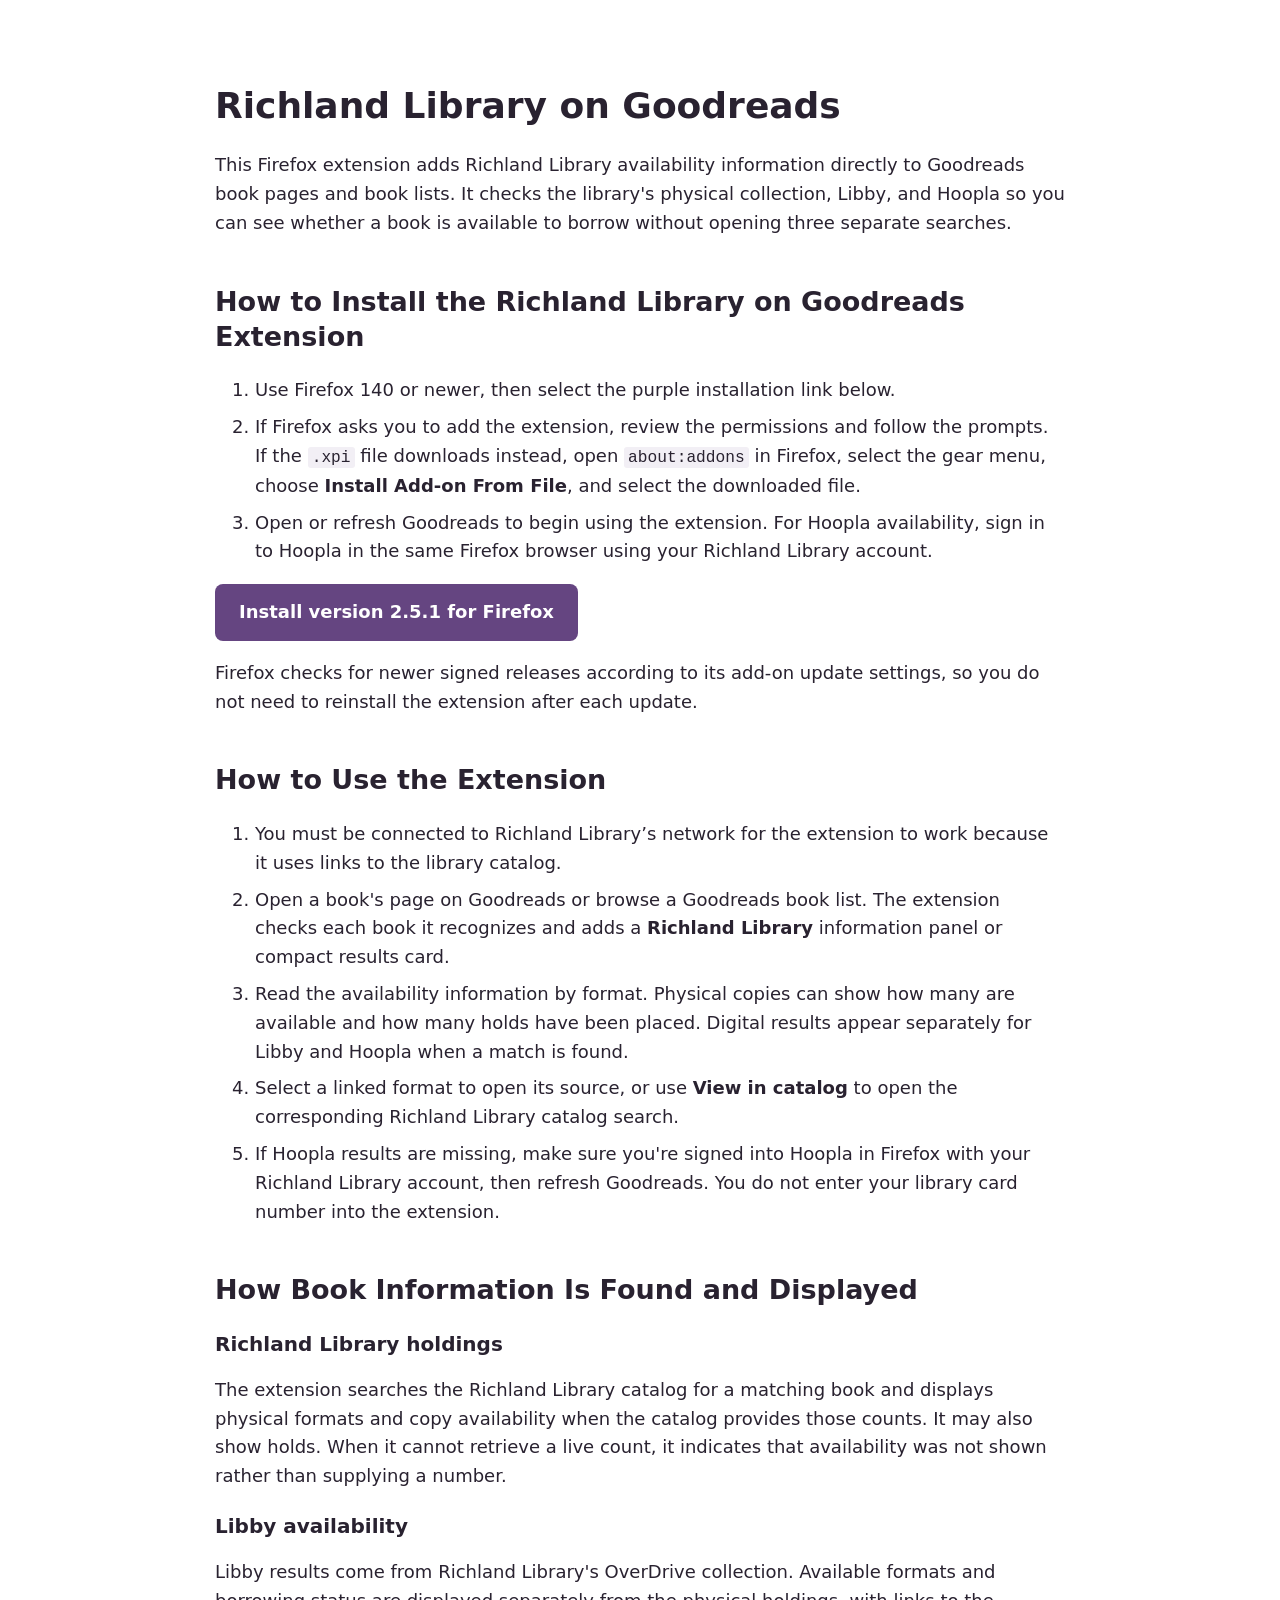
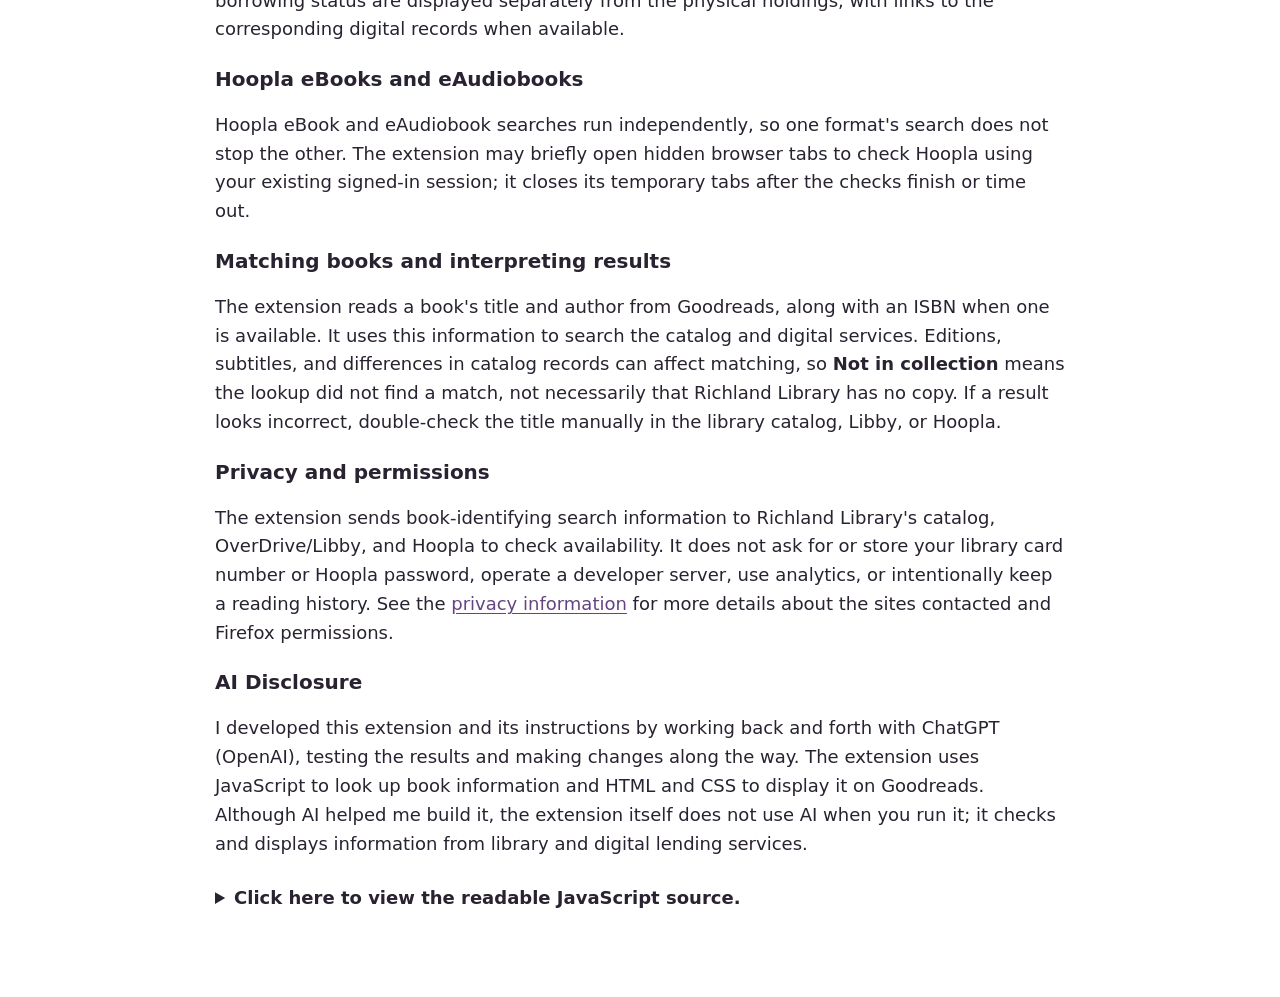
<file: docs/index.html>
<!doctype html>
<html lang="en">
<head>
  <meta charset="utf-8">
  <meta name="viewport" content="width=device-width, initial-scale=1">
  <meta name="description" content="Install Richland Library on Goodreads for Firefox and learn how to check Richland Library, Libby, and Hoopla book availability while browsing Goodreads.">
  <title>Richland Library on Goodreads</title>
  <link rel="stylesheet" href="styles.css">
</head>
<body>
  <a class="skip-link" href="#main-content">Skip to main content</a>
  <main id="main-content">
    <h1>Richland Library on Goodreads</h1>
    <p>This Firefox extension adds Richland Library availability information directly to Goodreads book pages and book lists. It checks the library's physical collection, Libby, and Hoopla so you can see whether a book is available to borrow without opening three separate searches.</p>

    <h2>How to Install the Richland Library on Goodreads Extension</h2>
    <ol>
      <li>Use Firefox 140 or newer, then select the purple installation link below.</li>
      <li>If Firefox asks you to add the extension, review the permissions and follow the prompts. If the <code>.xpi</code> file downloads instead, open <code>about:addons</code> in Firefox, select the gear menu, choose <strong>Install Add-on From File</strong>, and select the downloaded file.</li>
      <li>Open or refresh Goodreads to begin using the extension. For Hoopla availability, sign in to Hoopla in the same Firefox browser using your Richland Library account.</li>
    </ol>
    <p><a class="install-button" href="https://github.com/adelechase/richland-goodreads-firefox/releases/download/v2.5.1/richland-goodreads-firefox-v2.5.1-signed.xpi">Install version 2.5.1 for Firefox</a></p>
    
    <p>Firefox checks for newer signed releases according to its add-on update settings, so you do not need to reinstall the extension after each update.</p>

    <h2>How to Use the Extension</h2>
    <ol>
      <li>You must be connected to Richland Library’s network for the extension to work because it uses links to the library catalog.</li>
      <li>Open a book's page on Goodreads or browse a Goodreads book list. The extension checks each book it recognizes and adds a <strong>Richland Library</strong> information panel or compact results card.</li>
      <li>Read the availability information by format. Physical copies can show how many are available and how many holds have been placed. Digital results appear separately for Libby and Hoopla when a match is found.</li>
      <li>Select a linked format to open its source, or use <strong>View in catalog</strong> to open the corresponding Richland Library catalog search.</li>
      <li>If Hoopla results are missing, make sure you're signed into Hoopla in Firefox with your Richland Library account, then refresh Goodreads. You do not enter your library card number into the extension.</li>
    </ol>

    <h2>How Book Information Is Found and Displayed</h2>
    <h3>Richland Library holdings</h3>
    <p>The extension searches the Richland Library catalog for a matching book and displays physical formats and copy availability when the catalog provides those counts. It may also show holds. When it cannot retrieve a live count, it indicates that availability was not shown rather than supplying a number.</p>

    <h3>Libby availability</h3>
    <p>Libby results come from Richland Library's OverDrive collection. Available formats and borrowing status are displayed separately from the physical holdings, with links to the corresponding digital records when available.</p>

    <h3>Hoopla eBooks and eAudiobooks</h3>
    <p>Hoopla eBook and eAudiobook searches run independently, so one format's search does not stop the other. The extension may briefly open hidden browser tabs to check Hoopla using your existing signed-in session; it closes its temporary tabs after the checks finish or time out.</p>

    <h3>Matching books and interpreting results</h3>
    <p>The extension reads a book's title and author from Goodreads, along with an ISBN when one is available. It uses this information to search the catalog and digital services. Editions, subtitles, and differences in catalog records can affect matching, so <strong>Not in collection</strong> means the lookup did not find a match, not necessarily that Richland Library has no copy. If a result looks incorrect, double-check the title manually in the library catalog, Libby, or Hoopla.</p>

    <h3>Privacy and permissions</h3>
    <p>The extension sends book-identifying search information to Richland Library's catalog, OverDrive/Libby, and Hoopla to check availability. It does not ask for or store your library card number or Hoopla password, operate a developer server, use analytics, or intentionally keep a reading history. See the <a href="privacy.html">privacy information</a> for more details about the sites contacted and Firefox permissions.</p>

    <h3>AI Disclosure</h3>
    <p>I developed this extension and its instructions by working back and forth with ChatGPT (OpenAI), testing the results and making changes along the way. The extension uses JavaScript to look up book information and HTML and CSS to display it on Goodreads. Although AI helped me build it, the extension itself does not use AI when you run it; it checks and displays information from library and digital lending services.</p>

    <details>
      <summary><strong>Click here to view the readable JavaScript source.</strong></summary>
      <p>The code is available in the <a href="https://github.com/adelechase/richland-goodreads-firefox">GitHub repository</a>. The main files are <a href="https://github.com/adelechase/richland-goodreads-firefox/blob/main/content.js">content.js</a> (reading Goodreads pages and displaying results), <a href="https://github.com/adelechase/richland-goodreads-firefox/blob/main/background.js">background.js</a> (library and digital availability lookups), and <a href="https://github.com/adelechase/richland-goodreads-firefox/blob/main/styles.css">styles.css</a> (styling the results inside Goodreads).</p>
    </details>
  </main>
</body>
</html>
</file>
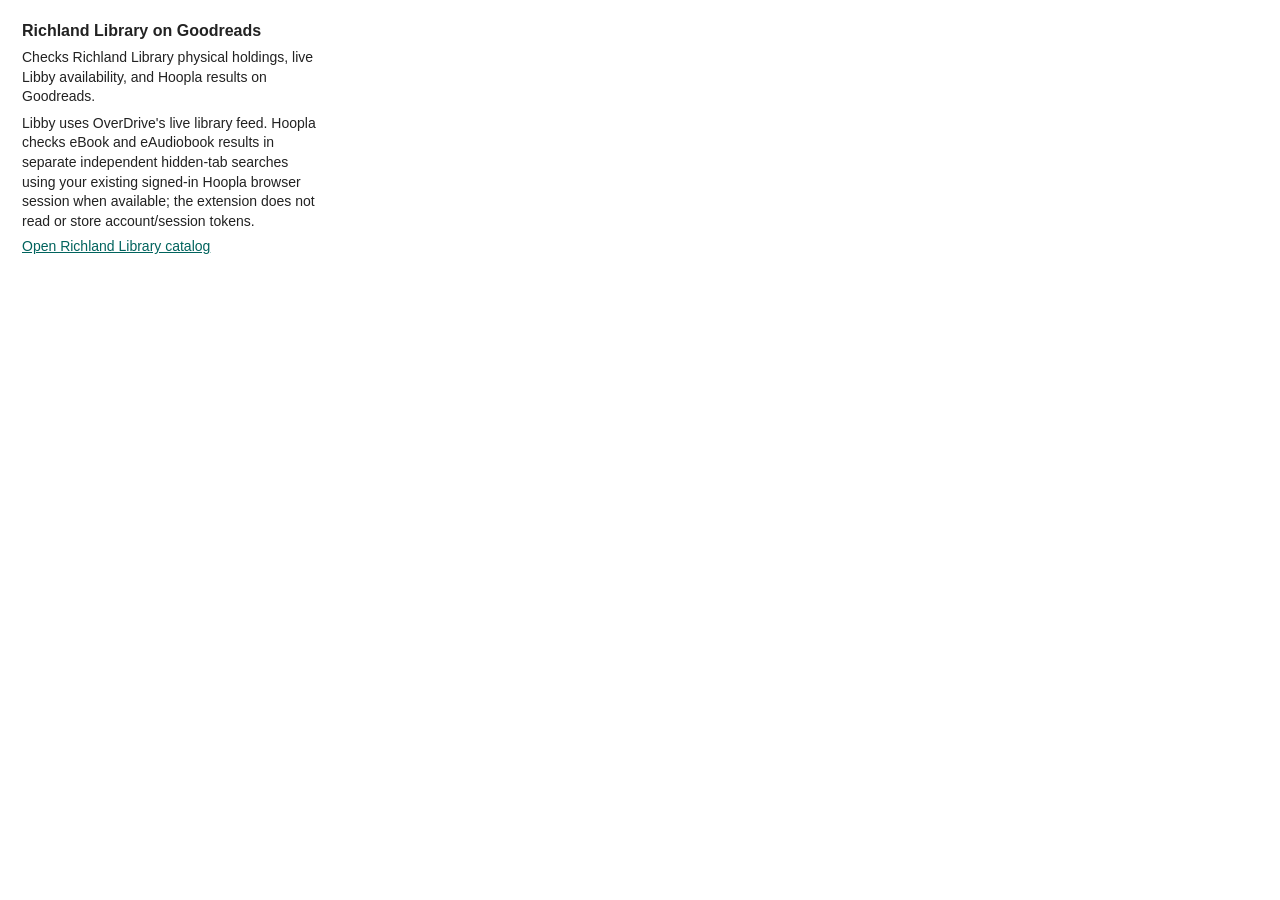
<file: popup.html>
<!doctype html><html><head><meta charset="utf-8"><style>body{font:14px Arial,sans-serif;width:300px;padding:14px;color:#222}h1{font-size:16px;margin:0 0 8px}p{line-height:1.4;margin:7px 0}a{color:#00635d}</style></head><body><h1>Richland Library on Goodreads</h1><p>Checks Richland Library physical holdings, live Libby availability, and Hoopla results on Goodreads.</p><p>Libby uses OverDrive's live library feed. Hoopla checks eBook and eAudiobook results in separate independent hidden-tab searches using your existing signed-in Hoopla browser session when available; the extension does not read or store account/session tokens.</p><a href="https://catalog.richlandlibrary.com/polaris/" target="_blank">Open Richland Library catalog</a></body></html>
</file>
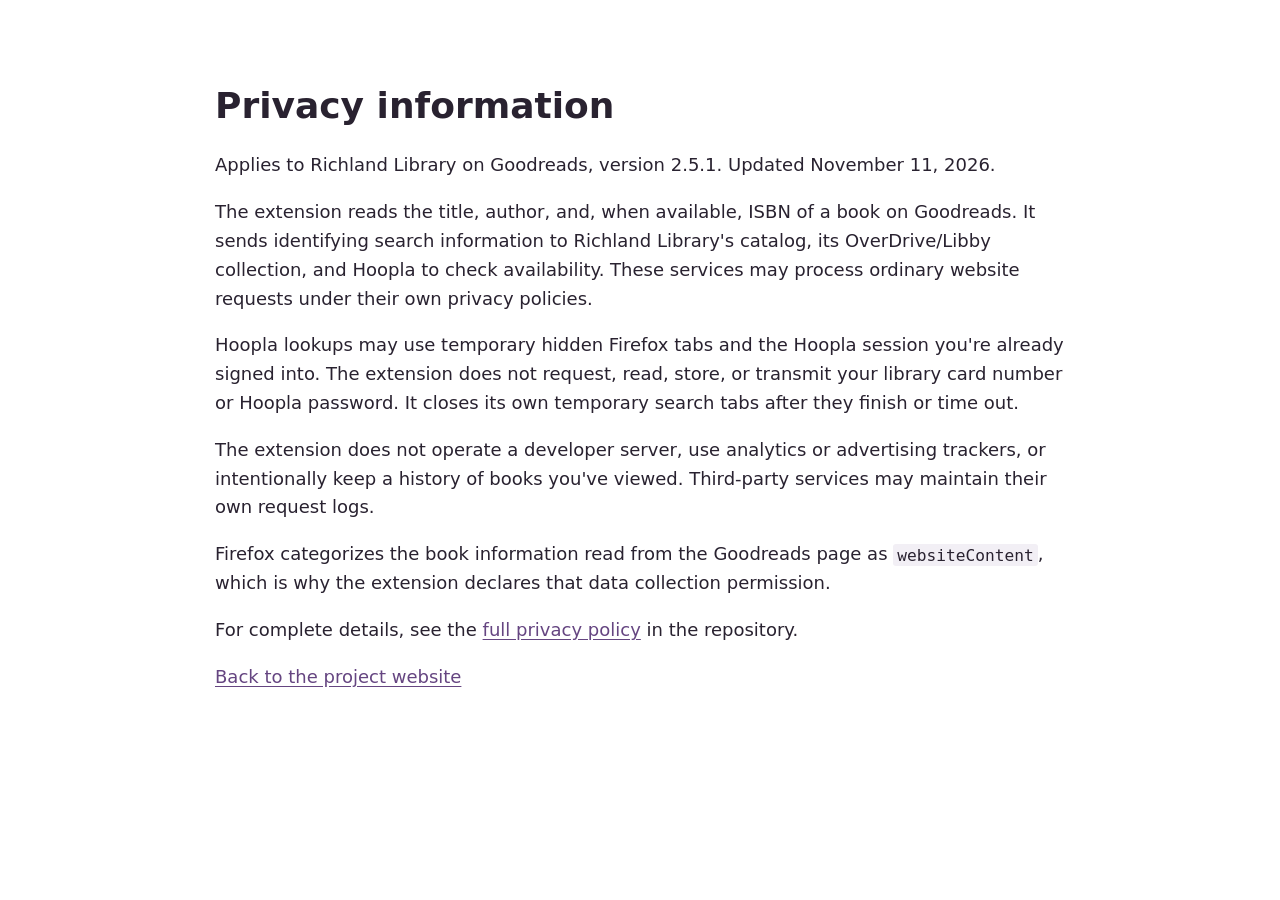
<file: docs/privacy.html>
<!doctype html>
<html lang="en">
<head>
<meta charset="utf-8">
<meta name="viewport" content="width=device-width, initial-scale=1">
<link rel="stylesheet" href="styles.css">
<title>Richland Library on Goodreads — Privacy</title>
</head>
<body>
<a class="skip-link" href="#main-content">Skip to main content</a>
<main id="main-content">
<h1>Privacy information</h1>
<p>Applies to Richland Library on Goodreads, version 2.5.1. Updated November 11, 2026.</p>
<p>The extension reads the title, author, and, when available, ISBN of a book on Goodreads. It sends identifying search information to Richland Library's catalog, its OverDrive/Libby collection, and Hoopla to check availability. These services may process ordinary website requests under their own privacy policies.</p>
<p>Hoopla lookups may use temporary hidden Firefox tabs and the Hoopla session you're already signed into. The extension does not request, read, store, or transmit your library card number or Hoopla password. It closes its own temporary search tabs after they finish or time out.</p>
<p>The extension does not operate a developer server, use analytics or advertising trackers, or intentionally keep a history of books you've viewed. Third-party services may maintain their own request logs.</p>
<p>Firefox categorizes the book information read from the Goodreads page as <code>websiteContent</code>, which is why the extension declares that data collection permission.</p>
<p>For complete details, see the <a href="https://github.com/adelechase/richland-goodreads-firefox/blob/main/PRIVACY.md">full privacy policy</a> in the repository.</p>
<p><a href="./">Back to the project website</a></p>
</main>
</body>
</html>
</file>
<file: docs/styles.css>
body {
  max-width: 850px;
  margin: 40px auto;
  padding: 20px;
  font: 18px/1.6 system-ui, sans-serif;
  color: #292230;
  background: #fff;
}
h1 { line-height: 1.2; }
h2 { line-height: 1.3; margin-top: 1.7em; }
h3 {
  font-size: 1.25rem;
  font-weight: 700;
  line-height: 1.4;
  margin: 1.3rem 0 .65rem;
}
li { margin-bottom: 8px; }
a { color: #654581; text-underline-offset: .15em; }
a:visited { color: #654581; }
a:hover { text-decoration-thickness: 2px; }
a:focus-visible, summary:focus-visible {
  outline: 3px solid #654581;
  outline-offset: 3px;
}
.install-button, .install-button:visited {
  display: inline-block;
  padding: 14px 24px;
  border-radius: 8px;
  background: #654581;
  color: #fff;
  text-decoration: none;
  font-weight: 600;
}
.install-button:hover { background: #513669; }
.install-button:focus-visible {
  outline: 3px solid #292230;
  outline-offset: 3px;
}
.fallback { margin-top: -.75rem; }
summary { cursor: pointer; }
details { margin: 1.6rem 0; }
details p { margin-left: .5rem; }
code {
  padding: .1em .25em;
  border-radius: 3px;
  background: #f2eff5;
  font-size: .9em;
}
.skip-link {
  position: absolute;
  top: -100px;
  left: 12px;
  padding: 8px 12px;
  background: #fff;
  z-index: 10;
}
.skip-link:focus { top: 12px; }
@media (max-width: 600px) {
  body { margin: 0 auto; padding: 24px 18px; font-size: 17px; }
}
</file>
